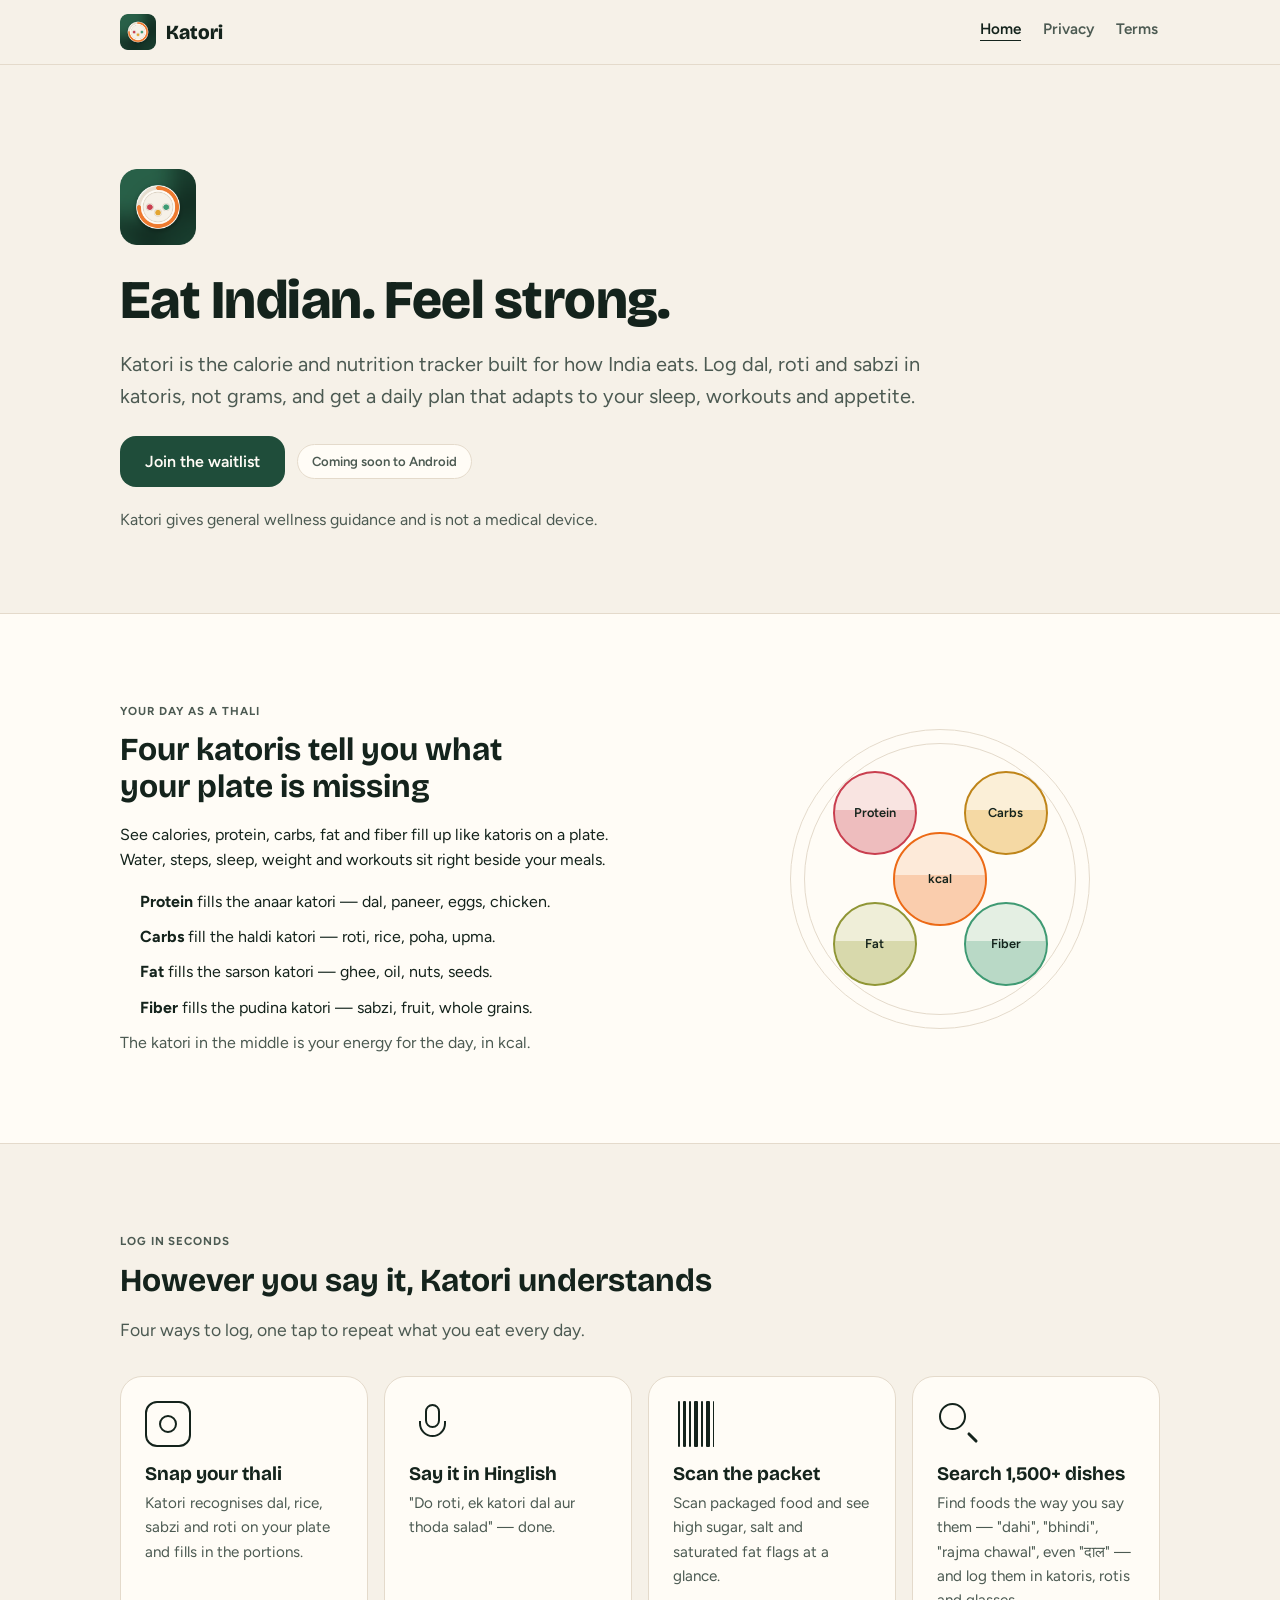
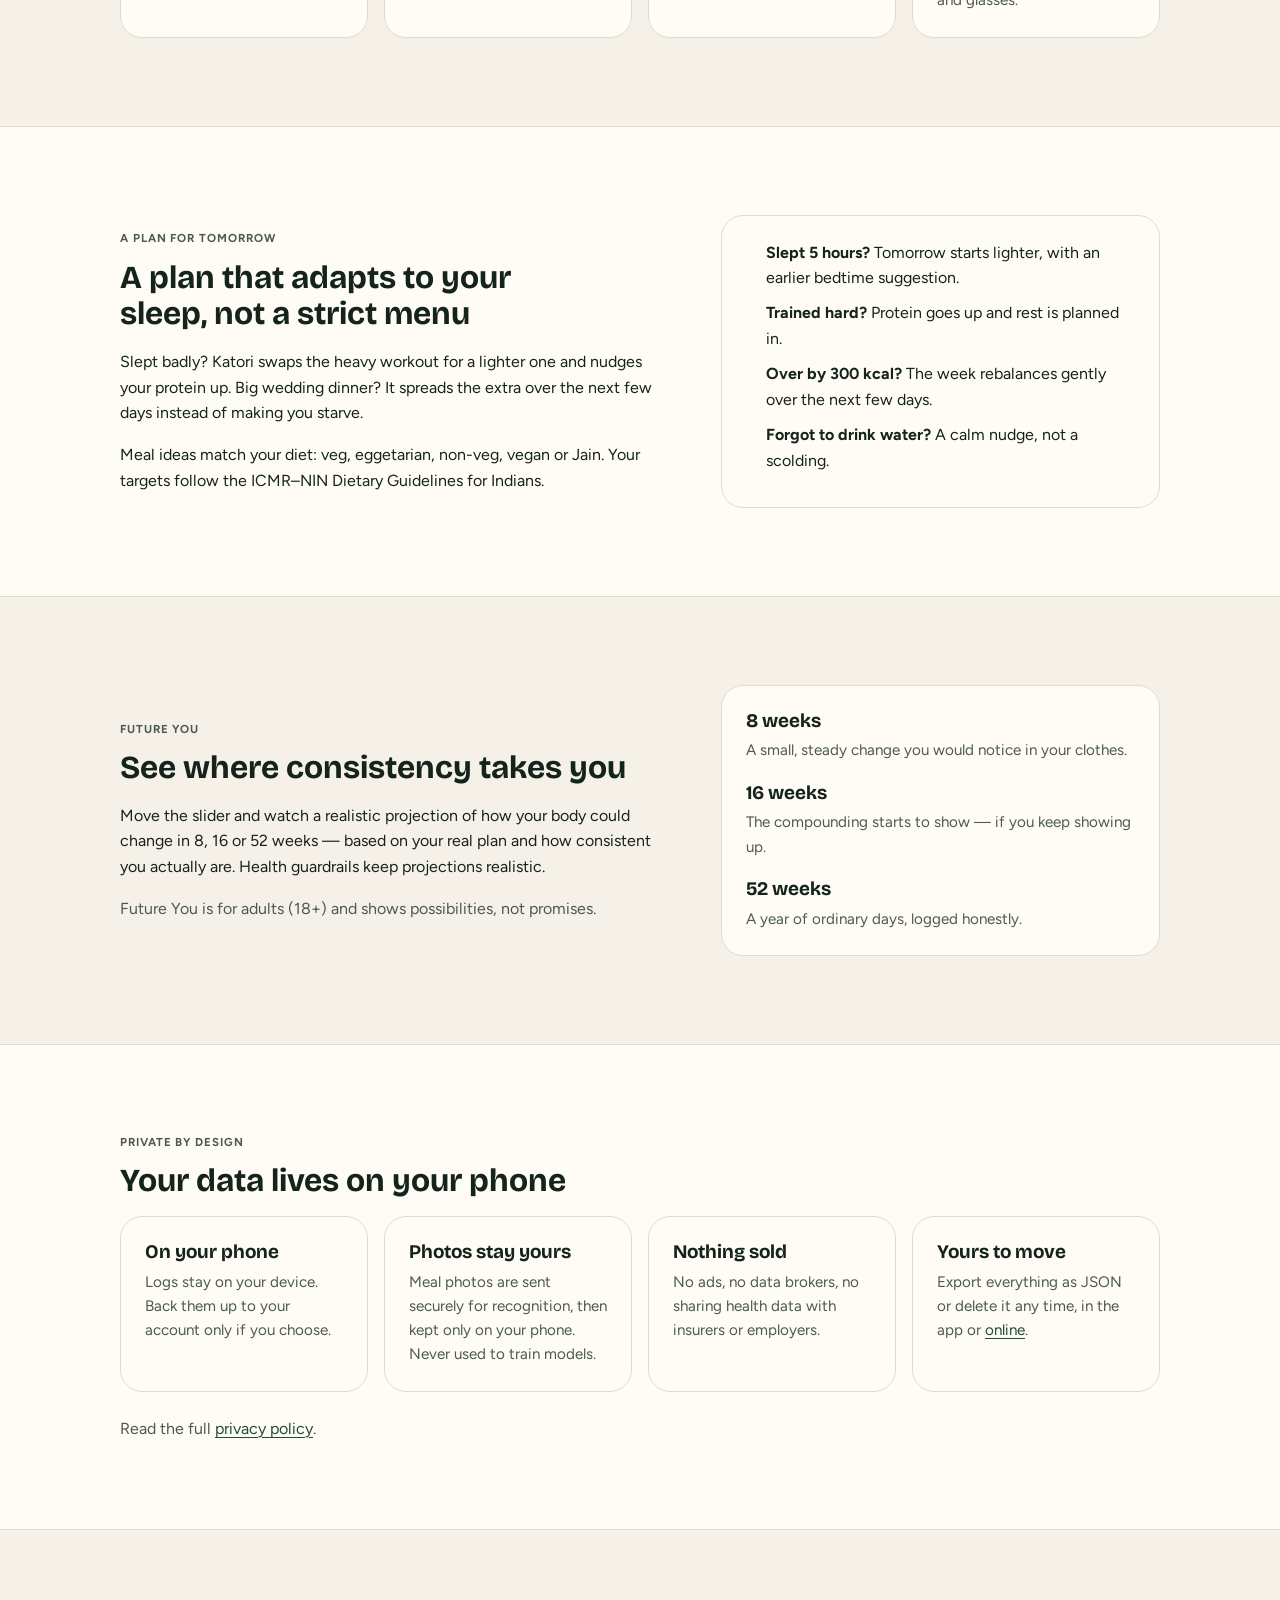
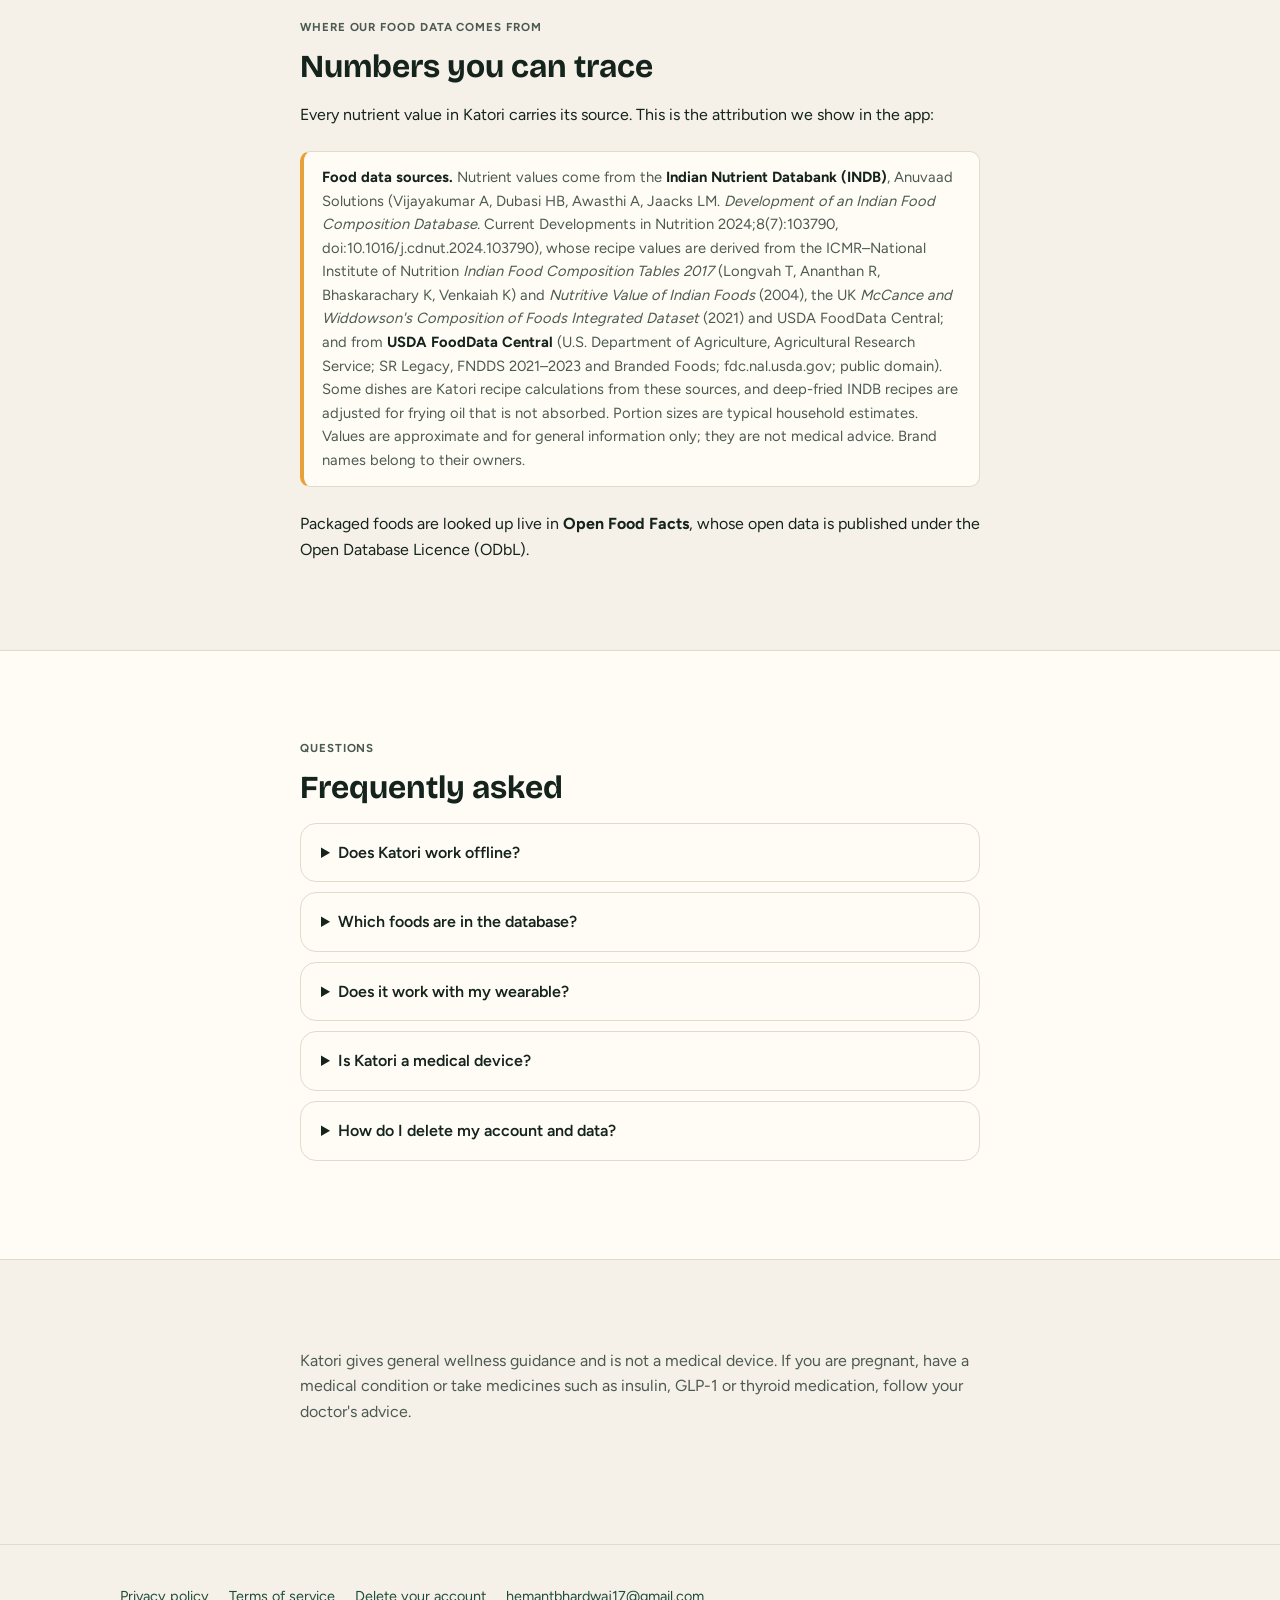
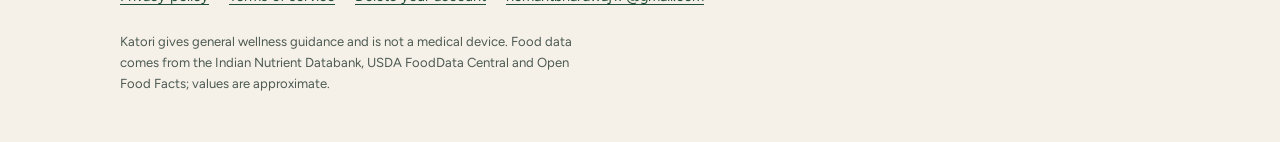
<file: index.html>
<!DOCTYPE html>
<html lang="en-IN">
<head>
  <meta charset="utf-8">
  <meta name="viewport" content="width=device-width, initial-scale=1">
  <title>Katori — Eat Indian. Feel strong.</title>
  <meta name="description" content="Katori is the calorie and nutrition tracker built for how India eats. Log meals by photo, voice or katori and get a daily plan that adapts to you.">
  <link rel="canonical" href="https://hemant17.github.io/katori-site/">
  <link rel="stylesheet" href="styles.css">
  <link rel="icon" type="image/png" sizes="32x32" href="assets/favicon-32.png">
  <link rel="apple-touch-icon" href="assets/apple-touch-icon.png">
  <meta name="theme-color" content="#F6F1E8" media="(prefers-color-scheme: light)">
  <meta name="theme-color" content="#0D1411" media="(prefers-color-scheme: dark)">
  <meta property="og:type" content="website">
  <meta property="og:site_name" content="Katori">
  <meta property="og:locale" content="en_IN">
  <meta property="og:title" content="Katori — Eat Indian. Feel strong.">
  <meta property="og:description" content="Log Indian meals by photo, voice or katori. A daily plan that adapts to you.">
  <meta property="og:url" content="https://hemant17.github.io/katori-site/">
  <meta property="og:image" content="https://hemant17.github.io/katori-site/assets/og-image.png">
  <meta property="og:image:width" content="1024">
  <meta property="og:image:height" content="500">
  <meta property="og:image:alt" content="The Katori app mark, a thali dial with three katoris, beside the name on a deep green background.">
  <meta name="twitter:card" content="summary_large_image">
  <meta name="twitter:title" content="Katori — Eat Indian. Feel strong.">
  <meta name="twitter:description" content="Log Indian meals by photo, voice or katori. A daily plan that adapts to you.">
  <meta name="twitter:image" content="https://hemant17.github.io/katori-site/assets/og-image.png">
</head>
<body>
  <a class="skip" href="#main">Skip to content</a>

  <header class="site-header">
    <div class="container--wide container">
      <a class="brand" href="index.html">
        <img src="assets/mark.png" alt="Katori mark: a stylised katori bowl" width="36" height="36">
        <span>Katori</span>
      </a>
      <nav class="site-nav" aria-label="Site">
        <ul>
          <li><a href="index.html" aria-current="page">Home</a></li>
          <li><a href="privacy.html">Privacy</a></li>
          <li><a href="terms.html">Terms</a></li>
        </ul>
      </nav>
    </div>
  </header>

  <main id="main">

    <section class="hero" aria-labelledby="hero-title">
      <div class="container--wide container hero-inner">
        <img class="mark" src="assets/mark.png" alt="" width="76" height="76">
        <h1 id="hero-title">Eat Indian. Feel strong.</h1>
        <p class="lead">Katori is the calorie and nutrition tracker built for how India eats. Log dal, roti and sabzi in katoris, not grams, and get a daily plan that adapts to your sleep, workouts and appetite.</p>
        <div class="hero-actions">
          <a class="btn btn--primary" href="mailto:hemantbhardwaj17@gmail.com?subject=Add%20me%20to%20the%20Katori%20waitlist">Join the waitlist</a>
          <span class="badge">Coming soon to Android</span>
        </div>
        <p class="mute">Katori gives general wellness guidance and is not a medical device.</p>
      </div>
    </section>

    <section class="section section--band" aria-labelledby="thali-title">
      <div class="container--wide container split">
        <div>
          <p class="overline">Your day as a thali</p>
          <h2 id="thali-title">Four katoris tell you what your plate is missing</h2>
          <p>See calories, protein, carbs, fat and fiber fill up like katoris on a plate. Water, steps, sleep, weight and workouts sit right beside your meals.</p>
          <ul class="legend">
            <li><span class="dot dot--anaar" aria-hidden="true"></span><span><strong>Protein</strong> fills the anaar katori — dal, paneer, eggs, chicken.</span></li>
            <li><span class="dot dot--haldi" aria-hidden="true"></span><span><strong>Carbs</strong> fill the haldi katori — roti, rice, poha, upma.</span></li>
            <li><span class="dot dot--sarson" aria-hidden="true"></span><span><strong>Fat</strong> fills the sarson katori — ghee, oil, nuts, seeds.</span></li>
            <li><span class="dot dot--pudina" aria-hidden="true"></span><span><strong>Fiber</strong> fills the pudina katori — sabzi, fruit, whole grains.</span></li>
          </ul>
          <p class="mute">The katori in the middle is your energy for the day, in kcal.</p>
        </div>
        <figure class="thali-wrap">
          <div class="thali" role="img" aria-label="A thali drawn as four katori bowls around a centre circle. Protein is anaar red, carbs haldi yellow, fat sarson olive, fiber pudina mint, and the centre holds the day's calories in kesar orange.">
            <div class="katori katori--protein"><span>Protein</span></div>
            <div class="katori katori--carbs"><span>Carbs</span></div>
            <div class="katori katori--fat"><span>Fat</span></div>
            <div class="katori katori--fiber"><span>Fiber</span></div>
            <div class="katori katori--energy katori--center"><span>kcal</span></div>
          </div>
        </figure>
      </div>
    </section>

    <section class="section" aria-labelledby="log-title">
      <div class="container--wide container">
        <p class="overline">Log in seconds</p>
        <h2 id="log-title">However you say it, Katori understands</h2>
        <p class="lead grid-intro">Four ways to log, one tap to repeat what you eat every day.</p>
        <div class="grid grid--4">
          <div class="card">
            <div class="glyph glyph--camera" aria-hidden="true"></div>
            <h3>Snap your thali</h3>
            <p>Katori recognises dal, rice, sabzi and roti on your plate and fills in the portions.</p>
          </div>
          <div class="card">
            <div class="glyph glyph--mic" aria-hidden="true"></div>
            <h3>Say it in Hinglish</h3>
            <p>"Do roti, ek katori dal aur thoda salad" — done.</p>
          </div>
          <div class="card">
            <div class="glyph glyph--scan" aria-hidden="true"><span></span><span></span><span></span><span></span><span></span><span></span><span></span></div>
            <h3>Scan the packet</h3>
            <p>Scan packaged food and see high sugar, salt and saturated fat flags at a glance.</p>
          </div>
          <div class="card">
            <div class="glyph glyph--search" aria-hidden="true"></div>
            <h3>Search 1,500+ dishes</h3>
            <p>Find foods the way you say them — "dahi", "bhindi", "rajma chawal", even "दाल" — and log them in katoris, rotis and glasses.</p>
          </div>
        </div>
      </div>
    </section>

    <section class="section section--band" aria-labelledby="plan-title">
      <div class="container--wide container split">
        <div>
          <p class="overline">A plan for tomorrow</p>
          <h2 id="plan-title">A plan that adapts to your sleep, not a strict menu</h2>
          <p>Slept badly? Katori swaps the heavy workout for a lighter one and nudges your protein up. Big wedding dinner? It spreads the extra over the next few days instead of making you starve.</p>
          <p>Meal ideas match your diet: veg, eggetarian, non-veg, vegan or Jain. Your targets follow the ICMR–NIN Dietary Guidelines for Indians.</p>
        </div>
        <ul class="legend plan-list">
          <li><span class="dot dot--jamun" aria-hidden="true"></span><span><strong>Slept 5 hours?</strong> Tomorrow starts lighter, with an earlier bedtime suggestion.</span></li>
          <li><span class="dot dot--teal" aria-hidden="true"></span><span><strong>Trained hard?</strong> Protein goes up and rest is planned in.</span></li>
          <li><span class="dot dot--kesar" aria-hidden="true"></span><span><strong>Over by 300 kcal?</strong> The week rebalances gently over the next few days.</span></li>
          <li><span class="dot dot--neel" aria-hidden="true"></span><span><strong>Forgot to drink water?</strong> A calm nudge, not a scolding.</span></li>
        </ul>
      </div>
    </section>

    <section class="section" aria-labelledby="future-title">
      <div class="container--wide container split">
        <div>
          <p class="overline">Future You</p>
          <h2 id="future-title">See where consistency takes you</h2>
          <p>Move the slider and watch a realistic projection of how your body could change in 8, 16 or 52 weeks — based on your real plan and how consistent you actually are. Health guardrails keep projections realistic.</p>
          <p class="mute">Future You is for adults (18+) and shows possibilities, not promises.</p>
        </div>
        <div class="card future-card">
          <h3>8 weeks</h3>
          <p>A small, steady change you would notice in your clothes.</p>
          <h3>16 weeks</h3>
          <p>The compounding starts to show — if you keep showing up.</p>
          <h3>52 weeks</h3>
          <p>A year of ordinary days, logged honestly.</p>
        </div>
      </div>
    </section>

    <section class="section section--band" aria-labelledby="privacy-title">
      <div class="container--wide container">
        <p class="overline">Private by design</p>
        <h2 id="privacy-title">Your data lives on your phone</h2>
        <div class="grid grid--4">
          <div class="card">
            <h3>On your phone</h3>
            <p>Logs stay on your device. Back them up to your account only if you choose.</p>
          </div>
          <div class="card">
            <h3>Photos stay yours</h3>
            <p>Meal photos are sent securely for recognition, then kept only on your phone. Never used to train models.</p>
          </div>
          <div class="card">
            <h3>Nothing sold</h3>
            <p>No ads, no data brokers, no sharing health data with insurers or employers.</p>
          </div>
          <div class="card">
            <h3>Yours to move</h3>
            <p>Export everything as JSON or delete it any time, in the app or <a href="delete-account.html">online</a>.</p>
          </div>
        </div>
        <p class="mute tailnote">Read the full <a href="privacy.html">privacy policy</a>.</p>
      </div>
    </section>

    <section class="section" aria-labelledby="data-title">
      <div class="container">
        <p class="overline">Where our food data comes from</p>
        <h2 id="data-title">Numbers you can trace</h2>
        <p>Every nutrient value in Katori carries its source. This is the attribution we show in the app:</p>
        <blockquote class="note note--quote">
          <p><strong>Food data sources.</strong> Nutrient values come from the <strong>Indian Nutrient Databank (INDB)</strong>, Anuvaad Solutions (Vijayakumar A, Dubasi HB, Awasthi A, Jaacks LM. <em>Development of an Indian Food Composition Database.</em> Current Developments in Nutrition 2024;8(7):103790, doi:10.1016/j.cdnut.2024.103790), whose recipe values are derived from the ICMR–National Institute of Nutrition <em>Indian Food Composition Tables 2017</em> (Longvah T, Ananthan R, Bhaskarachary K, Venkaiah K) and <em>Nutritive Value of Indian Foods</em> (2004), the UK <em>McCance and Widdowson's Composition of Foods Integrated Dataset</em> (2021) and USDA FoodData Central; and from <strong>USDA FoodData Central</strong> (U.S. Department of Agriculture, Agricultural Research Service; SR Legacy, FNDDS 2021–2023 and Branded Foods; fdc.nal.usda.gov; public domain). Some dishes are Katori recipe calculations from these sources, and deep-fried INDB recipes are adjusted for frying oil that is not absorbed. Portion sizes are typical household estimates. Values are approximate and for general information only; they are not medical advice. Brand names belong to their owners.</p>
        </blockquote>
        <p>Packaged foods are looked up live in <strong>Open Food Facts</strong>, whose open data is published under the Open Database Licence (ODbL).</p>
      </div>
    </section>

    <section class="section section--band faq" aria-labelledby="faq-title">
      <div class="container">
        <p class="overline">Questions</p>
        <h2 id="faq-title">Frequently asked</h2>
        <details>
          <summary>Does Katori work offline?</summary>
          <div class="answer">
            <p>Yes. Your data lives on your phone, so logging, the thali and your plan work without a network. Sign-in, cloud backup and AI features need a connection.</p>
          </div>
        </details>
        <details>
          <summary>Which foods are in the database?</summary>
          <div class="answer">
            <p>More than 1,500 dishes and ingredients, from idli sambar to moth chawal. Values come from the Indian Nutrient Databank and USDA FoodData Central, and you can search in English, Hindi or Hinglish.</p>
          </div>
        </details>
        <details>
          <summary>Does it work with my wearable?</summary>
          <div class="answer">
            <p>On Android, Katori connects through Health Connect, so steps, sleep, heart rate and workouts from Fitbit, Garmin, Oura, Samsung Health and more come in automatically.</p>
          </div>
        </details>
        <details>
          <summary>Is Katori a medical device?</summary>
          <div class="answer">
            <p>No. Katori gives general wellness guidance and is not a medical device. If you are pregnant, have a medical condition or take medicines such as insulin, GLP-1 or thyroid medication, follow your doctor's advice.</p>
          </div>
        </details>
        <details>
          <summary>How do I delete my account and data?</summary>
          <div class="answer">
            <p>In the app: Settings, then Privacy, then Delete my account. You can also request deletion by email — see the <a href="delete-account.html">delete account page</a>.</p>
          </div>
        </details>
      </div>
    </section>

    <section class="section" aria-label="Wellness note">
      <div class="container">
        <p class="mute">Katori gives general wellness guidance and is not a medical device. If you are pregnant, have a medical condition or take medicines such as insulin, GLP-1 or thyroid medication, follow your doctor's advice.</p>
      </div>
    </section>

  </main>

  <footer class="site-footer">
    <div class="container--wide container">
      <nav aria-label="Footer">
        <ul>
          <li><a href="privacy.html">Privacy policy</a></li>
          <li><a href="terms.html">Terms of service</a></li>
          <li><a href="delete-account.html">Delete your account</a></li>
          <li><a href="mailto:hemantbhardwaj17@gmail.com">hemantbhardwaj17@gmail.com</a></li>
        </ul>
      </nav>
      <p class="fineprint">Katori gives general wellness guidance and is not a medical device. Food data comes from the Indian Nutrient Databank, USDA FoodData Central and Open Food Facts; values are approximate.</p>
    </div>
  </footer>

</body>
</html>
</file>
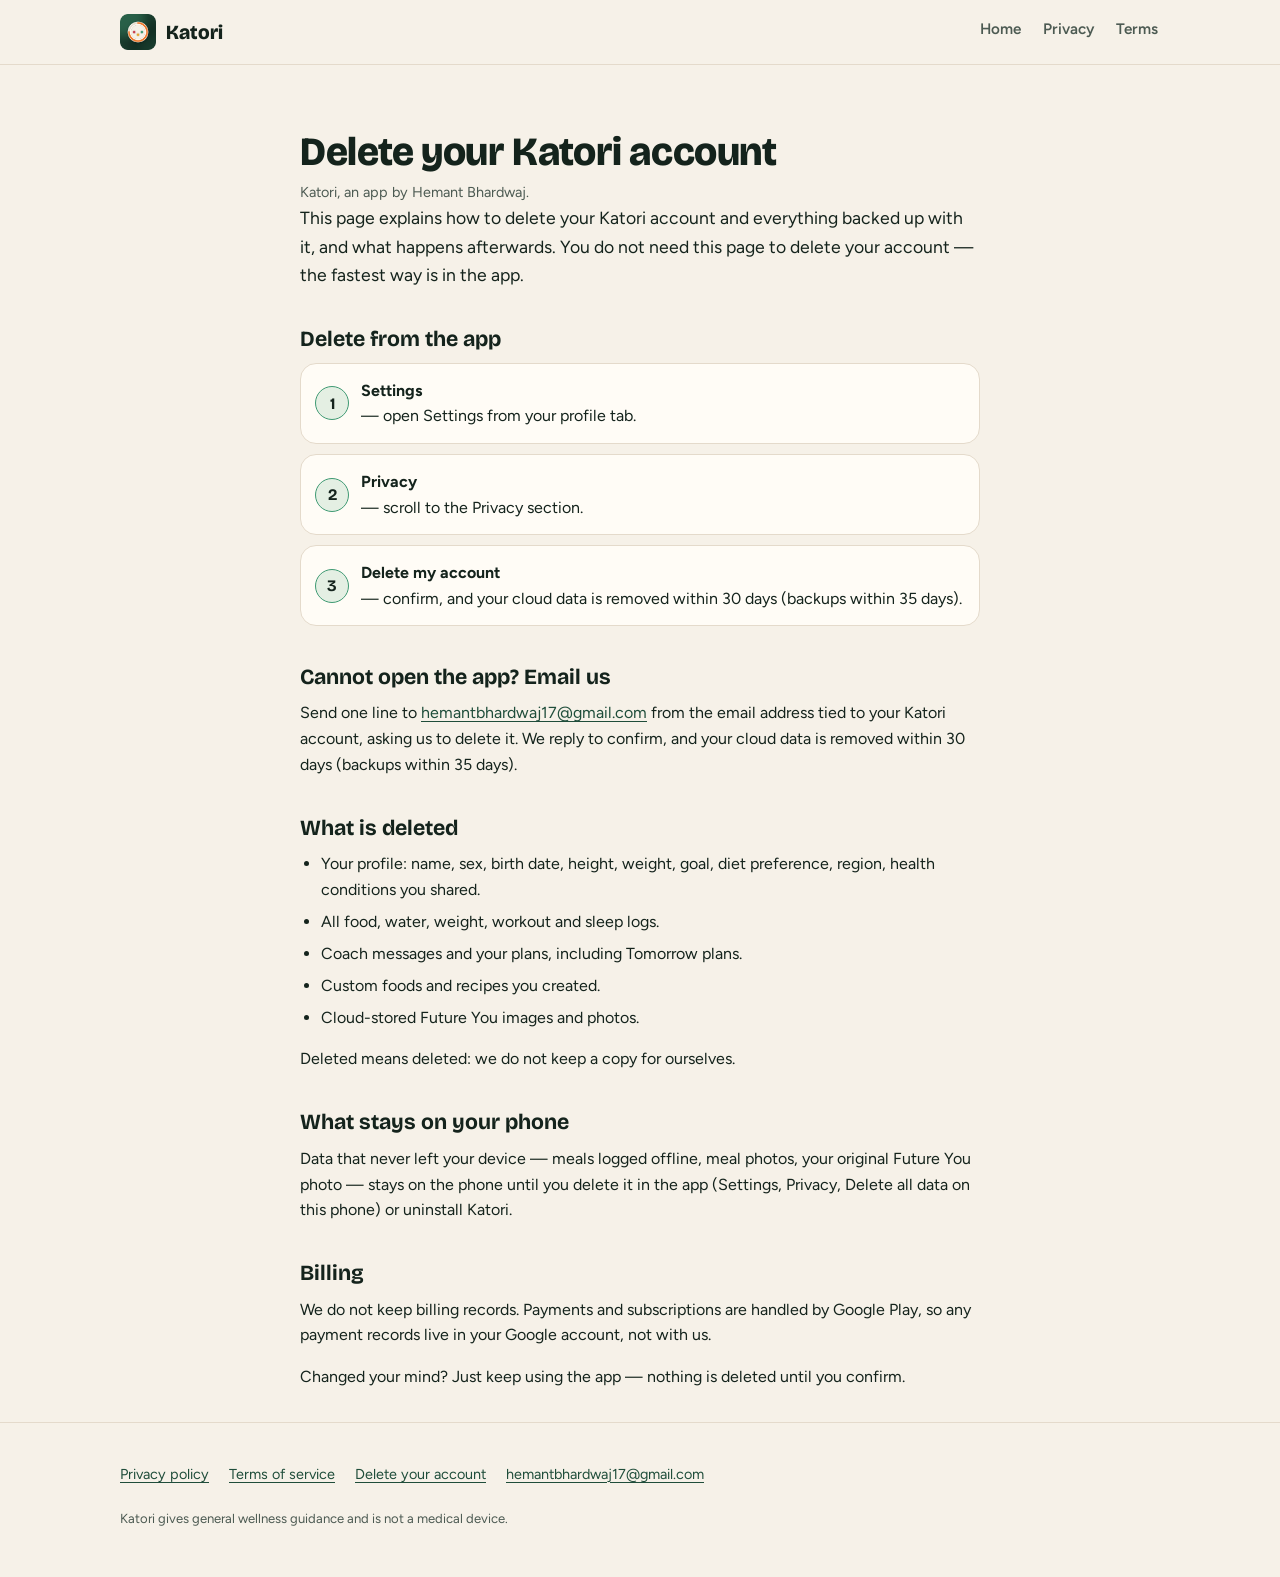
<file: delete-account.html>
<!DOCTYPE html>
<html lang="en-IN">
<head>
  <meta charset="utf-8">
  <meta name="viewport" content="width=device-width, initial-scale=1">
  <title>Delete your Katori account</title>
  <meta name="description" content="How to delete your Katori account and data: in the app, or by email to hemantbhardwaj17@gmail.com. What is deleted and when.">
  <link rel="canonical" href="https://hemant17.github.io/katori-site/delete-account">
  <link rel="stylesheet" href="styles.css">
  <link rel="icon" type="image/png" sizes="32x32" href="assets/favicon-32.png">
  <link rel="apple-touch-icon" href="assets/apple-touch-icon.png">
  <meta name="theme-color" content="#F6F1E8" media="(prefers-color-scheme: light)">
  <meta name="theme-color" content="#0D1411" media="(prefers-color-scheme: dark)">
  <meta property="og:type" content="website">
  <meta property="og:site_name" content="Katori">
  <meta property="og:locale" content="en_IN">
  <meta property="og:title" content="Delete your Katori account">
  <meta property="og:description" content="How to delete your Katori account and data: in the app, or by email to hemantbhardwaj17@gmail.com.">
  <meta property="og:url" content="https://hemant17.github.io/katori-site/delete-account">
  <meta property="og:image" content="https://hemant17.github.io/katori-site/assets/og-image.png">
  <meta property="og:image:width" content="1024">
  <meta property="og:image:height" content="500">
  <meta property="og:image:alt" content="The Katori app mark on a warm paper background.">
  <meta name="twitter:card" content="summary_large_image">
  <meta name="twitter:title" content="Delete your Katori account">
  <meta name="twitter:description" content="How to delete your Katori account and data: in the app, or by email to hemantbhardwaj17@gmail.com.">
  <meta name="twitter:image" content="https://hemant17.github.io/katori-site/assets/og-image.png">
</head>
<body>
  <a class="skip" href="#main">Skip to content</a>

  <header class="site-header">
    <div class="container--wide container">
      <a class="brand" href="index.html">
        <img src="assets/mark.png" alt="Katori mark: a stylised katori bowl" width="36" height="36">
        <span>Katori</span>
      </a>
      <nav class="site-nav" aria-label="Site">
        <ul>
          <li><a href="index.html">Home</a></li>
          <li><a href="privacy.html">Privacy</a></li>
          <li><a href="terms.html">Terms</a></li>
        </ul>
      </nav>
    </div>
  </header>

  <main id="main">
    <div class="container page-head doc">
      <h1>Delete your Katori account</h1>
      <p class="meta">Katori, an app by Hemant Bhardwaj.</p>

      <p class="lead">This page explains how to delete your Katori account and everything backed up with it, and what happens afterwards. You do not need this page to delete your account — the fastest way is in the app.</p>

      <h2>Delete from the app</h2>
      <ol class="steps">
        <li><strong>Settings</strong> — open Settings from your profile tab.</li>
        <li><strong>Privacy</strong> — scroll to the Privacy section.</li>
        <li><strong>Delete my account</strong> — confirm, and your cloud data is removed within 30 days (backups within 35 days).</li>
      </ol>

      <h2 id="by-email">Cannot open the app? Email us</h2>
      <p>Send one line to <a href="mailto:hemantbhardwaj17@gmail.com?subject=Delete%20my%20Katori%20account">hemantbhardwaj17@gmail.com</a> from the email address tied to your Katori account, asking us to delete it. We reply to confirm, and your cloud data is removed within 30 days (backups within 35 days).</p>

      <h2>What is deleted</h2>
      <ul>
        <li>Your profile: name, sex, birth date, height, weight, goal, diet preference, region, health conditions you shared.</li>
        <li>All food, water, weight, workout and sleep logs.</li>
        <li>Coach messages and your plans, including Tomorrow plans.</li>
        <li>Custom foods and recipes you created.</li>
        <li>Cloud-stored Future You images and photos.</li>
      </ul>
      <p>Deleted means deleted: we do not keep a copy for ourselves.</p>

      <h2>What stays on your phone</h2>
      <p>Data that never left your device — meals logged offline, meal photos, your original Future You photo — stays on the phone until you delete it in the app (Settings, Privacy, Delete all data on this phone) or uninstall Katori.</p>

      <h2>Billing</h2>
      <p>We do not keep billing records. Payments and subscriptions are handled by Google Play, so any payment records live in your Google account, not with us.</p>

      <p class="mute">Changed your mind? Just keep using the app — nothing is deleted until you confirm.</p>
    </div>
  </main>

  <footer class="site-footer">
    <div class="container--wide container">
      <nav aria-label="Footer">
        <ul>
          <li><a href="privacy.html">Privacy policy</a></li>
          <li><a href="terms.html">Terms of service</a></li>
          <li><a href="delete-account.html" aria-current="page">Delete your account</a></li>
          <li><a href="mailto:hemantbhardwaj17@gmail.com">hemantbhardwaj17@gmail.com</a></li>
        </ul>
      </nav>
      <p class="fineprint">Katori gives general wellness guidance and is not a medical device.</p>
    </div>
  </footer>

</body>
</html>
</file>
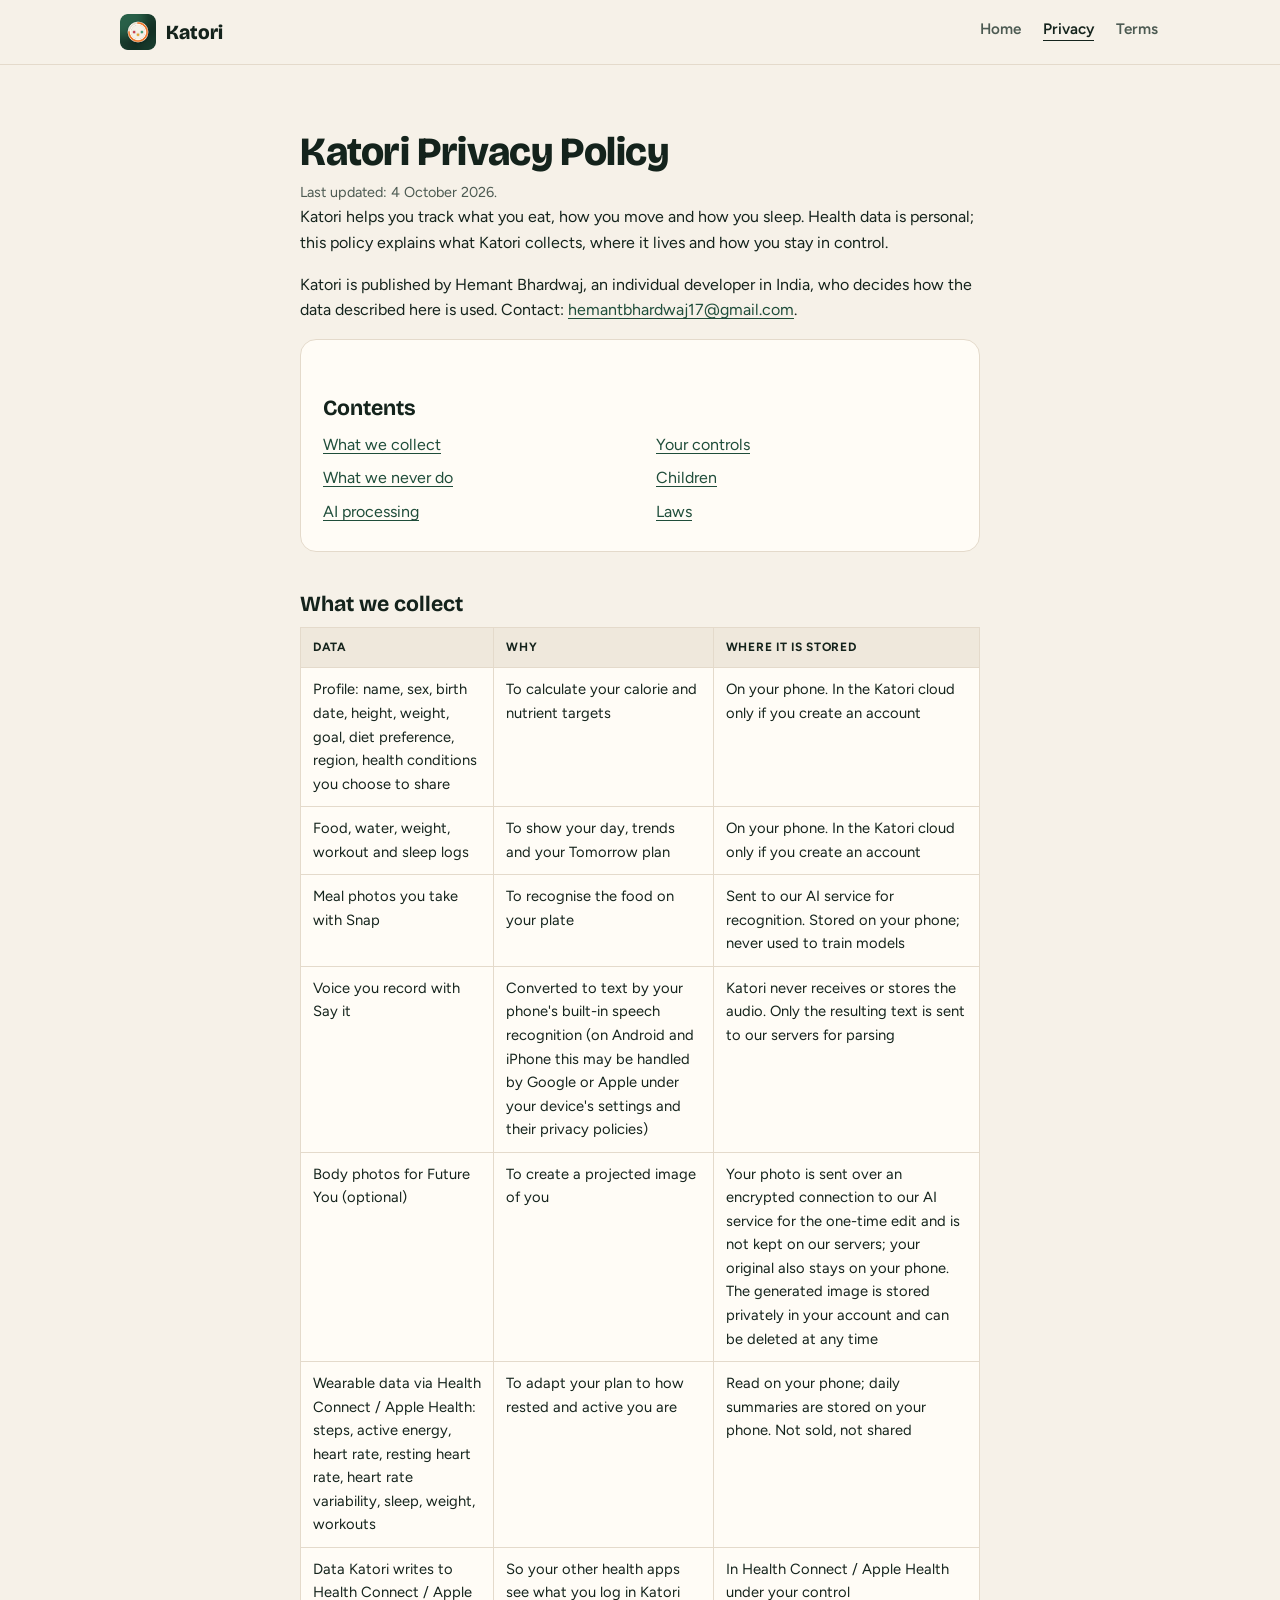
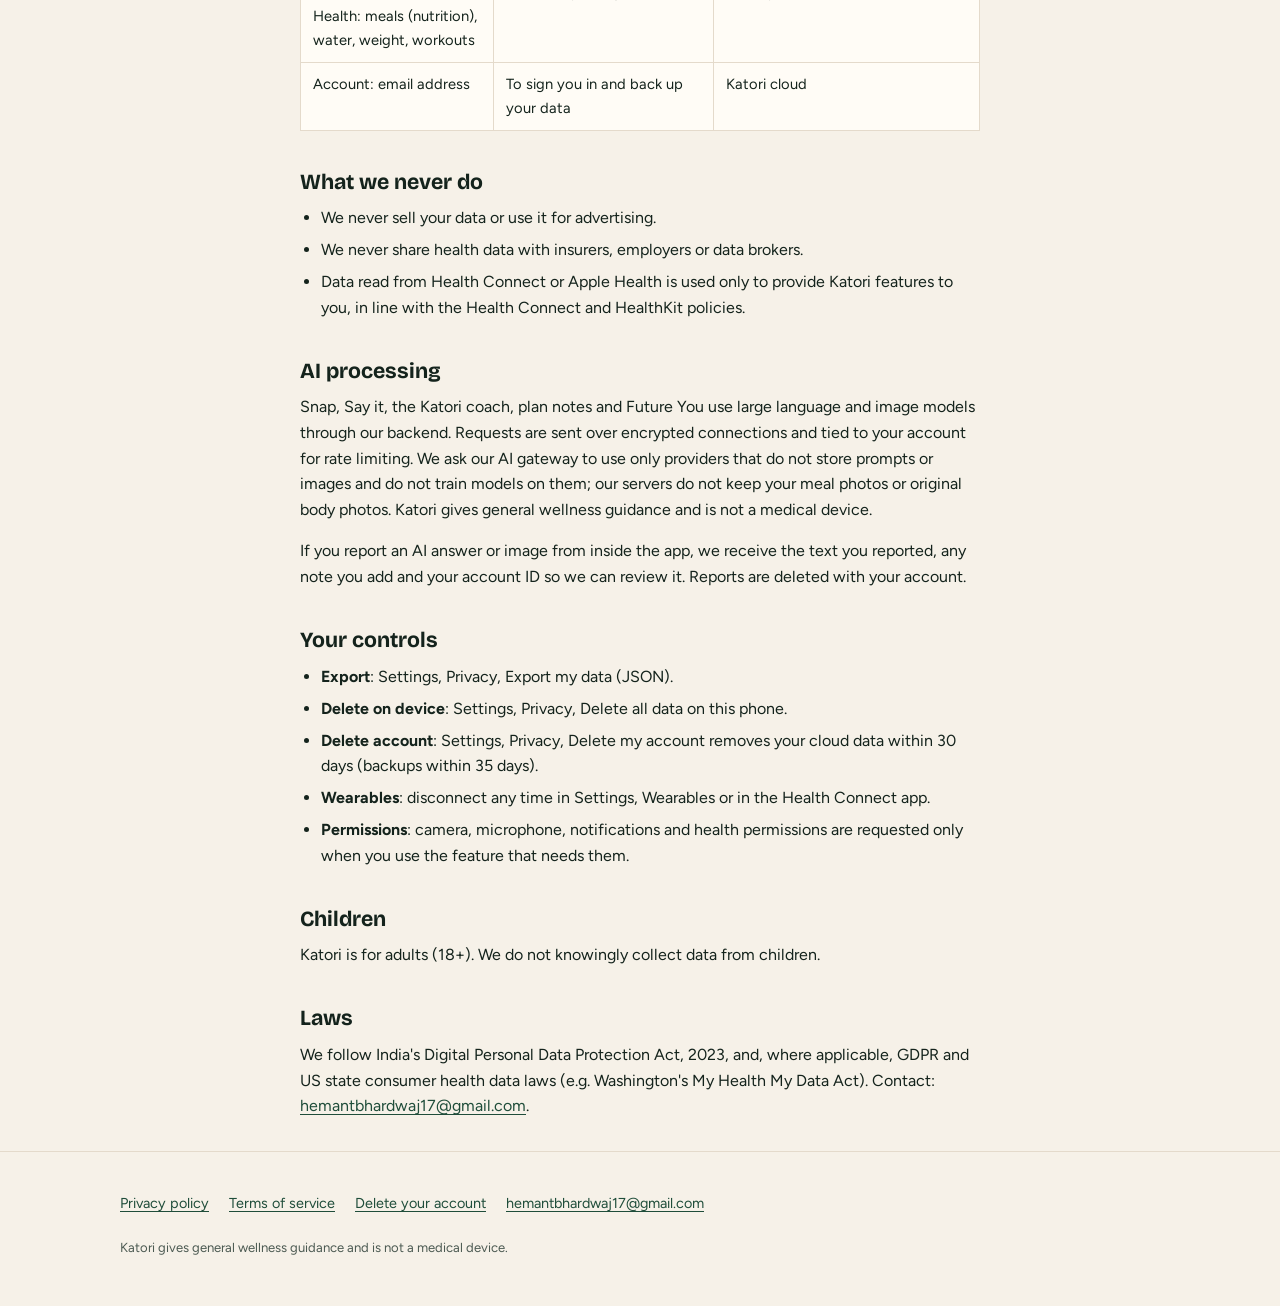
<file: privacy.html>
<!DOCTYPE html>
<html lang="en-IN">
<head>
  <meta charset="utf-8">
  <meta name="viewport" content="width=device-width, initial-scale=1">
  <title>Privacy Policy — Katori</title>
  <meta name="description" content="What the Katori nutrition app collects, where your data lives and how you stay in control.">
  <link rel="canonical" href="https://hemant17.github.io/katori-site/privacy">
  <link rel="stylesheet" href="styles.css">
  <link rel="icon" type="image/png" sizes="32x32" href="assets/favicon-32.png">
  <link rel="apple-touch-icon" href="assets/apple-touch-icon.png">
  <meta name="theme-color" content="#F6F1E8" media="(prefers-color-scheme: light)">
  <meta name="theme-color" content="#0D1411" media="(prefers-color-scheme: dark)">
  <meta property="og:type" content="website">
  <meta property="og:site_name" content="Katori">
  <meta property="og:locale" content="en_IN">
  <meta property="og:title" content="Privacy Policy — Katori">
  <meta property="og:description" content="What Katori collects, where your data lives and how you stay in control.">
  <meta property="og:url" content="https://hemant17.github.io/katori-site/privacy">
  <meta property="og:image" content="https://hemant17.github.io/katori-site/assets/og-image.png">
  <meta property="og:image:width" content="1024">
  <meta property="og:image:height" content="500">
  <meta property="og:image:alt" content="The Katori app mark on a warm paper background.">
  <meta name="twitter:card" content="summary_large_image">
  <meta name="twitter:title" content="Privacy Policy — Katori">
  <meta name="twitter:description" content="What Katori collects, where your data lives and how you stay in control.">
  <meta name="twitter:image" content="https://hemant17.github.io/katori-site/assets/og-image.png">
</head>
<body>
  <a class="skip" href="#main">Skip to content</a>

  <header class="site-header">
    <div class="container--wide container">
      <a class="brand" href="index.html">
        <img src="assets/mark.png" alt="Katori mark: a stylised katori bowl" width="36" height="36">
        <span>Katori</span>
      </a>
      <nav class="site-nav" aria-label="Site">
        <ul>
          <li><a href="index.html">Home</a></li>
          <li><a href="privacy.html" aria-current="page">Privacy</a></li>
          <li><a href="terms.html">Terms</a></li>
        </ul>
      </nav>
    </div>
  </header>

  <main id="main">
    <div class="container page-head doc">
      <h1>Katori Privacy Policy</h1>
      <p class="meta">Last updated: 4 October 2026.</p>

      <p>Katori helps you track what you eat, how you move and how you sleep. Health data is personal; this policy explains what Katori collects, where it lives and how you stay in control.</p>

      <p>Katori is published by Hemant Bhardwaj, an individual developer in India, who decides how the data described here is used. Contact: <a href="mailto:hemantbhardwaj17@gmail.com">hemantbhardwaj17@gmail.com</a>.</p>

      <nav class="toc" aria-label="Contents">
        <h2>Contents</h2>
        <ul>
          <li><a href="#what-we-collect">What we collect</a></li>
          <li><a href="#what-we-never-do">What we never do</a></li>
          <li><a href="#ai-processing">AI processing</a></li>
          <li><a href="#your-controls">Your controls</a></li>
          <li><a href="#children">Children</a></li>
          <li><a href="#laws">Laws</a></li>
        </ul>
      </nav>

      <h2 id="what-we-collect">What we collect</h2>
      <div class="table-scroll">
        <table>
          <thead>
            <tr>
              <th scope="col">Data</th>
              <th scope="col">Why</th>
              <th scope="col">Where it is stored</th>
            </tr>
          </thead>
          <tbody>
            <tr>
              <td>Profile: name, sex, birth date, height, weight, goal, diet preference, region, health conditions you choose to share</td>
              <td>To calculate your calorie and nutrient targets</td>
              <td>On your phone. In the Katori cloud only if you create an account</td>
            </tr>
            <tr>
              <td>Food, water, weight, workout and sleep logs</td>
              <td>To show your day, trends and your Tomorrow plan</td>
              <td>On your phone. In the Katori cloud only if you create an account</td>
            </tr>
            <tr>
              <td>Meal photos you take with Snap</td>
              <td>To recognise the food on your plate</td>
              <td>Sent to our AI service for recognition. Stored on your phone; never used to train models</td>
            </tr>
            <tr>
              <td>Voice you record with Say it</td>
              <td>Converted to text by your phone's built-in speech recognition (on Android and iPhone this may be handled by Google or Apple under your device's settings and their privacy policies)</td>
              <td>Katori never receives or stores the audio. Only the resulting text is sent to our servers for parsing</td>
            </tr>
            <tr>
              <td>Body photos for Future You (optional)</td>
              <td>To create a projected image of you</td>
              <td>Your photo is sent over an encrypted connection to our AI service for the one-time edit and is not kept on our servers; your original also stays on your phone. The generated image is stored privately in your account and can be deleted at any time</td>
            </tr>
            <tr>
              <td>Wearable data via Health Connect / Apple Health: steps, active energy, heart rate, resting heart rate, heart rate variability, sleep, weight, workouts</td>
              <td>To adapt your plan to how rested and active you are</td>
              <td>Read on your phone; daily summaries are stored on your phone. Not sold, not shared</td>
            </tr>
            <tr>
              <td>Data Katori writes to Health Connect / Apple Health: meals (nutrition), water, weight, workouts</td>
              <td>So your other health apps see what you log in Katori</td>
              <td>In Health Connect / Apple Health under your control</td>
            </tr>
            <tr>
              <td>Account: email address</td>
              <td>To sign you in and back up your data</td>
              <td>Katori cloud</td>
            </tr>
          </tbody>
        </table>
      </div>

      <h2 id="what-we-never-do">What we never do</h2>
      <ul>
        <li>We never sell your data or use it for advertising.</li>
        <li>We never share health data with insurers, employers or data brokers.</li>
        <li>Data read from Health Connect or Apple Health is used only to provide Katori features to you, in line with the Health Connect and HealthKit policies.</li>
      </ul>

      <h2 id="ai-processing">AI processing</h2>
      <p>Snap, Say it, the Katori coach, plan notes and Future You use large language and image models through our backend. Requests are sent over encrypted connections and tied to your account for rate limiting. We ask our AI gateway to use only providers that do not store prompts or images and do not train models on them; our servers do not keep your meal photos or original body photos. Katori gives general wellness guidance and is not a medical device.</p>
      <p>If you report an AI answer or image from inside the app, we receive the text you reported, any note you add and your account ID so we can review it. Reports are deleted with your account.</p>

      <h2 id="your-controls">Your controls</h2>
      <ul>
        <li><strong>Export</strong>: Settings, Privacy, Export my data (JSON).</li>
        <li><strong>Delete on device</strong>: Settings, Privacy, Delete all data on this phone.</li>
        <li><strong>Delete account</strong>: Settings, Privacy, Delete my account removes your cloud data within 30 days (backups within 35 days).</li>
        <li><strong>Wearables</strong>: disconnect any time in Settings, Wearables or in the Health Connect app.</li>
        <li><strong>Permissions</strong>: camera, microphone, notifications and health permissions are requested only when you use the feature that needs them.</li>
      </ul>

      <h2 id="children">Children</h2>
      <p>Katori is for adults (18+). We do not knowingly collect data from children.</p>

      <h2 id="laws">Laws</h2>
      <p>We follow India's Digital Personal Data Protection Act, 2023, and, where applicable, GDPR and US state consumer health data laws (e.g. Washington's My Health My Data Act). Contact: <a href="mailto:hemantbhardwaj17@gmail.com">hemantbhardwaj17@gmail.com</a>.</p>
    </div>
  </main>

  <footer class="site-footer">
    <div class="container--wide container">
      <nav aria-label="Footer">
        <ul>
          <li><a href="privacy.html" aria-current="page">Privacy policy</a></li>
          <li><a href="terms.html">Terms of service</a></li>
          <li><a href="delete-account.html">Delete your account</a></li>
          <li><a href="mailto:hemantbhardwaj17@gmail.com">hemantbhardwaj17@gmail.com</a></li>
        </ul>
      </nav>
      <p class="fineprint">Katori gives general wellness guidance and is not a medical device.</p>
    </div>
  </footer>

</body>
</html>
</file>
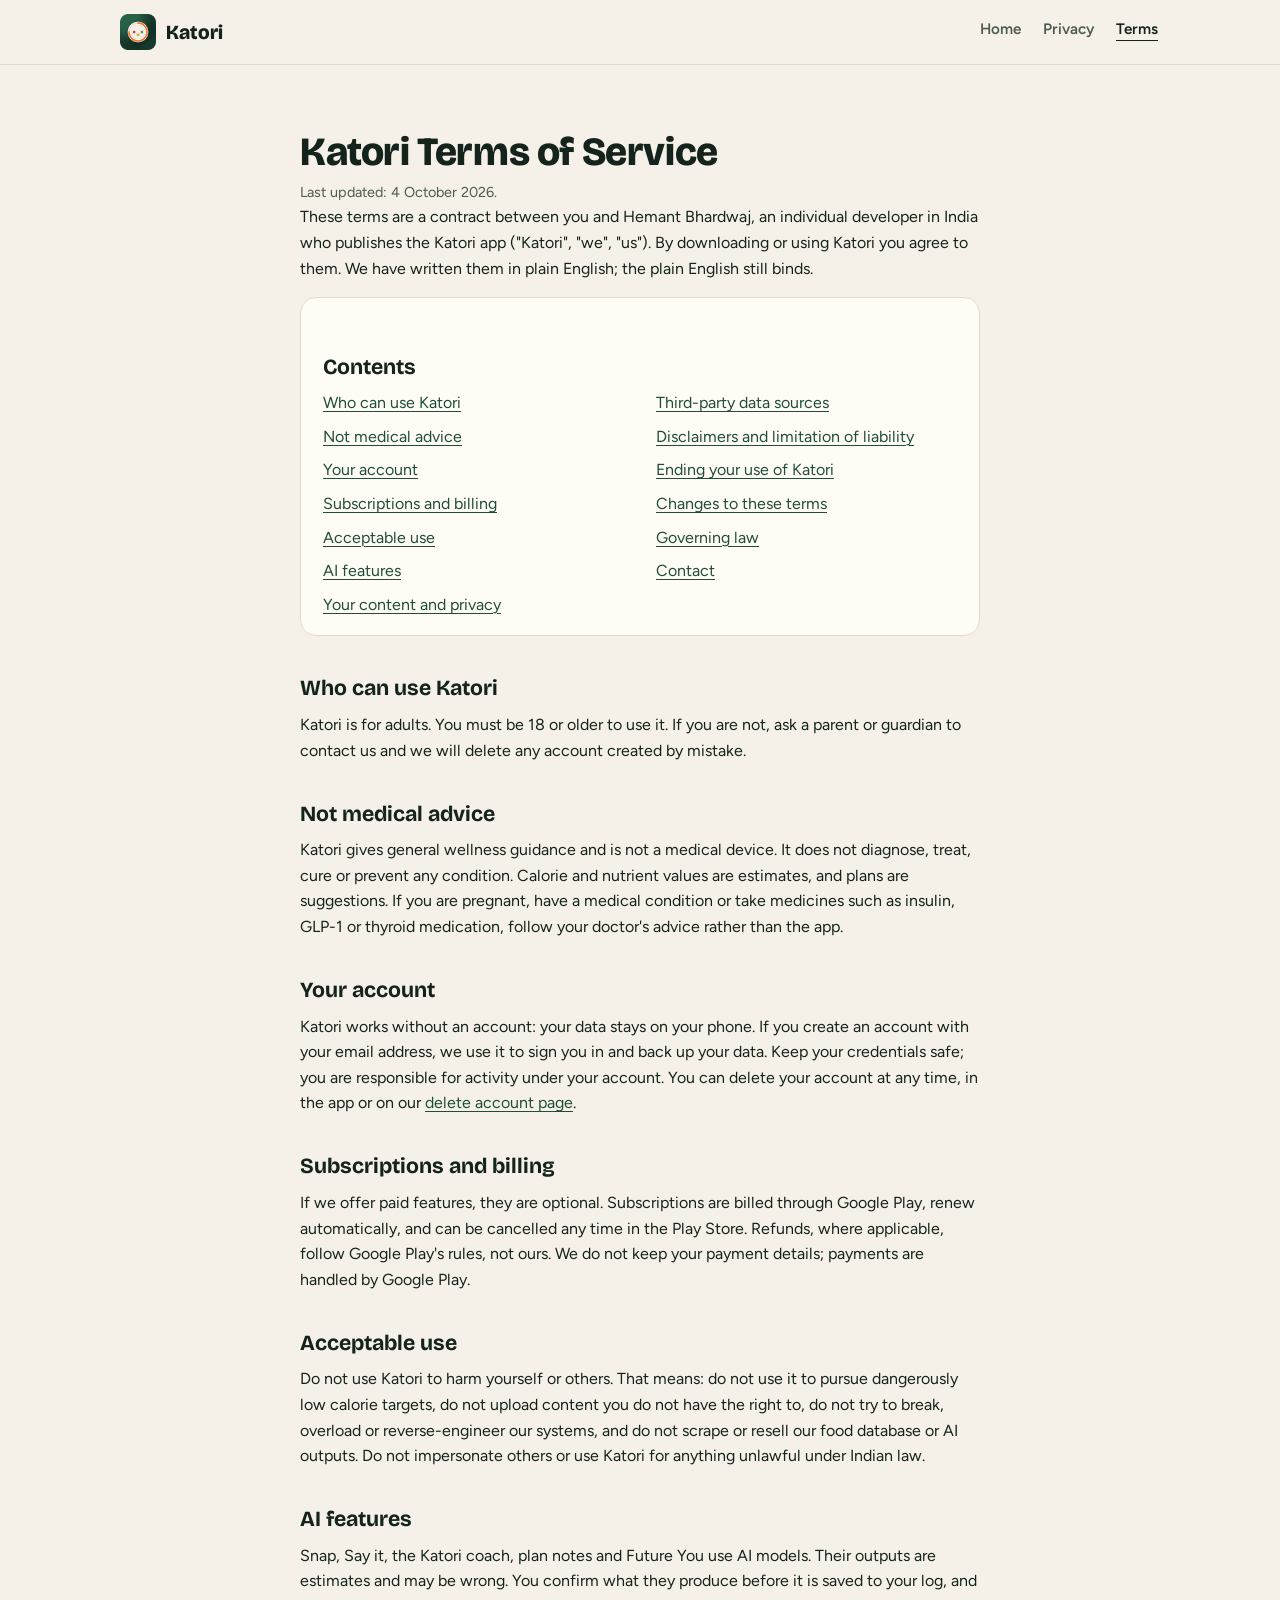
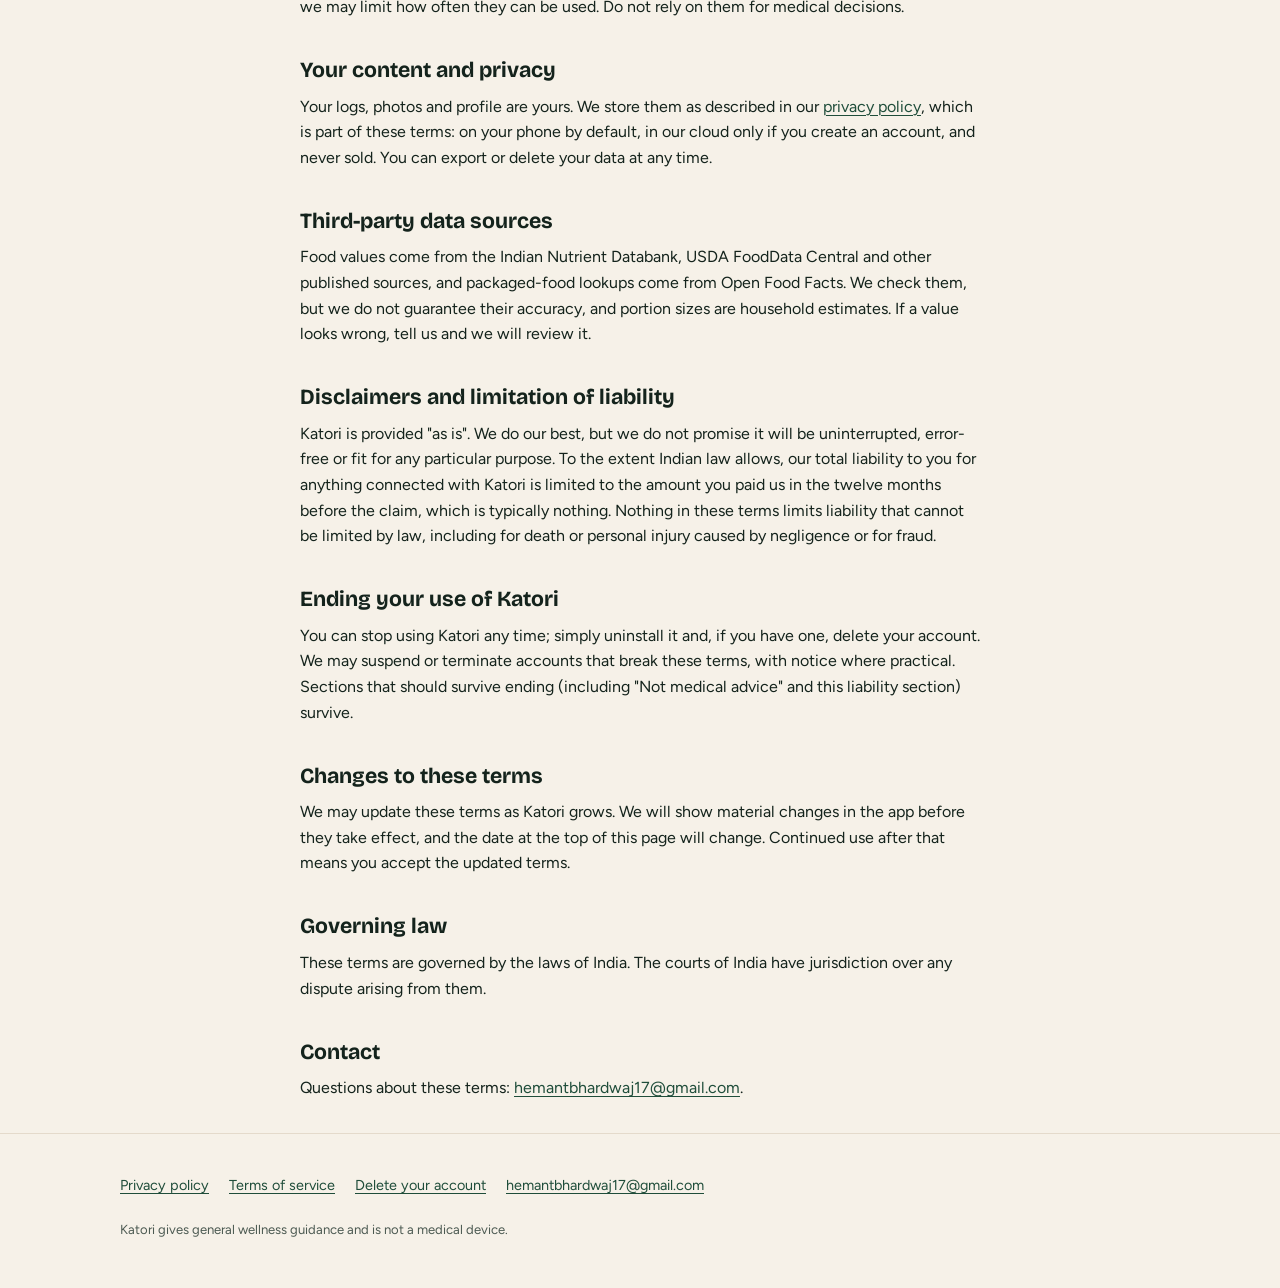
<file: terms.html>
<!DOCTYPE html>
<html lang="en-IN">
<head>
  <meta charset="utf-8">
  <meta name="viewport" content="width=device-width, initial-scale=1">
  <title>Terms of Service — Katori</title>
  <meta name="description" content="The terms of service for the Katori wellness app, in plain English.">
  <link rel="canonical" href="https://hemant17.github.io/katori-site/terms">
  <link rel="stylesheet" href="styles.css">
  <link rel="icon" type="image/png" sizes="32x32" href="assets/favicon-32.png">
  <link rel="apple-touch-icon" href="assets/apple-touch-icon.png">
  <meta name="theme-color" content="#F6F1E8" media="(prefers-color-scheme: light)">
  <meta name="theme-color" content="#0D1411" media="(prefers-color-scheme: dark)">
  <meta property="og:type" content="website">
  <meta property="og:site_name" content="Katori">
  <meta property="og:locale" content="en_IN">
  <meta property="og:title" content="Terms of Service — Katori">
  <meta property="og:description" content="The terms of service for the Katori wellness app, in plain English.">
  <meta property="og:url" content="https://hemant17.github.io/katori-site/terms">
  <meta property="og:image" content="https://hemant17.github.io/katori-site/assets/og-image.png">
  <meta property="og:image:width" content="1024">
  <meta property="og:image:height" content="500">
  <meta property="og:image:alt" content="The Katori app mark on a warm paper background.">
  <meta name="twitter:card" content="summary_large_image">
  <meta name="twitter:title" content="Terms of Service — Katori">
  <meta name="twitter:description" content="The terms of service for the Katori wellness app, in plain English.">
  <meta name="twitter:image" content="https://hemant17.github.io/katori-site/assets/og-image.png">
</head>
<body>
  <a class="skip" href="#main">Skip to content</a>

  <header class="site-header">
    <div class="container--wide container">
      <a class="brand" href="index.html">
        <img src="assets/mark.png" alt="Katori mark: a stylised katori bowl" width="36" height="36">
        <span>Katori</span>
      </a>
      <nav class="site-nav" aria-label="Site">
        <ul>
          <li><a href="index.html">Home</a></li>
          <li><a href="privacy.html">Privacy</a></li>
          <li><a href="terms.html" aria-current="page">Terms</a></li>
        </ul>
      </nav>
    </div>
  </header>

  <main id="main">
    <div class="container page-head doc">

      <h1>Katori Terms of Service</h1>
      <p class="meta">Last updated: 4 October 2026.</p>

      <p>These terms are a contract between you and Hemant Bhardwaj, an individual developer in India who publishes the Katori app ("Katori", "we", "us"). By downloading or using Katori you agree to them. We have written them in plain English; the plain English still binds.</p>

      <nav class="toc" aria-label="Contents">
        <h2>Contents</h2>
        <ul>
          <li><a href="#who-can-use">Who can use Katori</a></li>
          <li><a href="#not-medical-advice">Not medical advice</a></li>
          <li><a href="#your-account">Your account</a></li>
          <li><a href="#subscriptions">Subscriptions and billing</a></li>
          <li><a href="#acceptable-use">Acceptable use</a></li>
          <li><a href="#ai-features">AI features</a></li>
          <li><a href="#your-content">Your content and privacy</a></li>
          <li><a href="#third-party-data">Third-party data sources</a></li>
          <li><a href="#disclaimers">Disclaimers and limitation of liability</a></li>
          <li><a href="#ending-use">Ending your use of Katori</a></li>
          <li><a href="#changes">Changes to these terms</a></li>
          <li><a href="#law">Governing law</a></li>
          <li><a href="#contact">Contact</a></li>
        </ul>
      </nav>

      <h2 id="who-can-use">Who can use Katori</h2>
      <p>Katori is for adults. You must be 18 or older to use it. If you are not, ask a parent or guardian to contact us and we will delete any account created by mistake.</p>

      <h2 id="not-medical-advice">Not medical advice</h2>
      <p>Katori gives general wellness guidance and is not a medical device. It does not diagnose, treat, cure or prevent any condition. Calorie and nutrient values are estimates, and plans are suggestions. If you are pregnant, have a medical condition or take medicines such as insulin, GLP-1 or thyroid medication, follow your doctor's advice rather than the app.</p>

      <h2 id="your-account">Your account</h2>
      <p>Katori works without an account: your data stays on your phone. If you create an account with your email address, we use it to sign you in and back up your data. Keep your credentials safe; you are responsible for activity under your account. You can delete your account at any time, in the app or on our <a href="delete-account.html">delete account page</a>.</p>

      <h2 id="subscriptions">Subscriptions and billing</h2>
      <p>If we offer paid features, they are optional. Subscriptions are billed through Google Play, renew automatically, and can be cancelled any time in the Play Store. Refunds, where applicable, follow Google Play's rules, not ours. We do not keep your payment details; payments are handled by Google Play.</p>

      <h2 id="acceptable-use">Acceptable use</h2>
      <p>Do not use Katori to harm yourself or others. That means: do not use it to pursue dangerously low calorie targets, do not upload content you do not have the right to, do not try to break, overload or reverse-engineer our systems, and do not scrape or resell our food database or AI outputs. Do not impersonate others or use Katori for anything unlawful under Indian law.</p>

      <h2 id="ai-features">AI features</h2>
      <p>Snap, Say it, the Katori coach, plan notes and Future You use AI models. Their outputs are estimates and may be wrong. You confirm what they produce before it is saved to your log, and we may limit how often they can be used. Do not rely on them for medical decisions.</p>

      <h2 id="your-content">Your content and privacy</h2>
      <p>Your logs, photos and profile are yours. We store them as described in our <a href="privacy.html">privacy policy</a>, which is part of these terms: on your phone by default, in our cloud only if you create an account, and never sold. You can export or delete your data at any time.</p>

      <h2 id="third-party-data">Third-party data sources</h2>
      <p>Food values come from the Indian Nutrient Databank, USDA FoodData Central and other published sources, and packaged-food lookups come from Open Food Facts. We check them, but we do not guarantee their accuracy, and portion sizes are household estimates. If a value looks wrong, tell us and we will review it.</p>

      <h2 id="disclaimers">Disclaimers and limitation of liability</h2>
      <p>Katori is provided "as is". We do our best, but we do not promise it will be uninterrupted, error-free or fit for any particular purpose. To the extent Indian law allows, our total liability to you for anything connected with Katori is limited to the amount you paid us in the twelve months before the claim, which is typically nothing. Nothing in these terms limits liability that cannot be limited by law, including for death or personal injury caused by negligence or for fraud.</p>

      <h2 id="ending-use">Ending your use of Katori</h2>
      <p>You can stop using Katori any time; simply uninstall it and, if you have one, delete your account. We may suspend or terminate accounts that break these terms, with notice where practical. Sections that should survive ending (including "Not medical advice" and this liability section) survive.</p>

      <h2 id="changes">Changes to these terms</h2>
      <p>We may update these terms as Katori grows. We will show material changes in the app before they take effect, and the date at the top of this page will change. Continued use after that means you accept the updated terms.</p>

      <h2 id="law">Governing law</h2>
      <p>These terms are governed by the laws of India. The courts of India have jurisdiction over any dispute arising from them.</p>

      <h2 id="contact">Contact</h2>
      <p>Questions about these terms: <a href="mailto:hemantbhardwaj17@gmail.com">hemantbhardwaj17@gmail.com</a>.</p>
    </div>
  </main>

  <footer class="site-footer">
    <div class="container--wide container">
      <nav aria-label="Footer">
        <ul>
          <li><a href="privacy.html">Privacy policy</a></li>
          <li><a href="terms.html" aria-current="page">Terms of service</a></li>
          <li><a href="delete-account.html">Delete your account</a></li>
          <li><a href="mailto:hemantbhardwaj17@gmail.com">hemantbhardwaj17@gmail.com</a></li>
        </ul>
      </nav>
      <p class="fineprint">Katori gives general wellness guidance and is not a medical device.</p>
    </div>
  </footer>

</body>
</html>
</file>
<file: styles.css>
/* Fonts */

@font-face { font-family: "Figtree"; src: url("assets/fonts/Figtree-Regular.ttf") format("truetype"); font-weight: 400; font-style: normal; font-display: swap; }
@font-face { font-family: "Figtree"; src: url("assets/fonts/Figtree-SemiBold.ttf") format("truetype"); font-weight: 600; font-style: normal; font-display: swap; }
@font-face { font-family: "Figtree"; src: url("assets/fonts/Figtree-Bold.ttf") format("truetype"); font-weight: 700; font-style: normal; font-display: swap; }
@font-face { font-family: "Bricolage Grotesque"; src: url("assets/fonts/Bricolage-Bold.ttf") format("truetype"); font-weight: 700; font-style: normal; font-display: swap; }
@font-face { font-family: "Bricolage Grotesque"; src: url("assets/fonts/Bricolage-ExtraBold.ttf") format("truetype"); font-weight: 800; font-style: normal; font-display: swap; }

/* Tokens — Din (light) */

:root {
  color-scheme: light;

  --canvas: #f6f1e8;
  --surface: #fffcf6;
  --surface-sunken: #efe8dc;
  --line: #e4dacb;
  --ink: #14231c;
  --ink-soft: #4c5a52;
  --ink-mute: #66726a;
  --primary: #1f4d3a;
  --on-primary: #fffcf6;
  --accent: #e8a13a;
  --danger: #c8402f;
  --focus: #1f4d3a;

  --kesar: #EC6A16;
  --anaar: #c93f4f;
  --haldi: #BF851A;
  --sarson: #909636;
  --pudina: #3f9a73;
  --neel: #3b86b8;
  --jamun: #6f56a8;
  --teal: #2a9d9a;

  --tint-kesar: rgba(238, 122, 47, 0.14);
  --tint-anaar: rgba(201, 63, 79, 0.12);
  --tint-haldi: rgba(227, 165, 49, 0.16);
  --tint-sarson: rgba(154, 160, 58, 0.16);
  --tint-pudina: rgba(63, 154, 115, 0.14);
  --fill-kesar: rgba(238, 122, 47, 0.26);
  --fill-anaar: rgba(201, 63, 79, 0.24);
  --fill-haldi: rgba(227, 165, 49, 0.30);
  --fill-sarson: rgba(154, 160, 58, 0.28);
  --fill-pudina: rgba(63, 154, 115, 0.26);

  --font-body: "Figtree", "Noto Sans Devanagari", system-ui, -apple-system, "Segoe UI", sans-serif;
  --font-display: "Bricolage Grotesque", "Figtree", "Noto Sans Devanagari", system-ui, sans-serif;

  --radius-sm: 10px;
  --radius-md: 16px;
  --radius-lg: 22px;
  --gutter: 20px;
}

/* Tokens — Raat (dark) */

@media (prefers-color-scheme: dark) {
  :root {
    color-scheme: dark;

    --canvas: #0d1411;
    --surface: #151f1a;
    --surface-sunken: #0f1814;
    --line: #26342c;
    --ink: #f1ece2;
    --ink-soft: #b4bdb6;
    --ink-mute: #85908a;
    --primary: #86cfa3;
    --on-primary: #0d1411;
    --accent: #f0b34e;
    --danger: #f07a66;
    --focus: #f0b34e;

    --tint-kesar: rgba(238, 122, 47, 0.20);
    --tint-anaar: rgba(201, 63, 79, 0.20);
    --tint-haldi: rgba(227, 165, 49, 0.22);
    --tint-sarson: rgba(154, 160, 58, 0.22);
    --tint-pudina: rgba(63, 154, 115, 0.20);
    --fill-kesar: rgba(238, 122, 47, 0.34);
    --fill-anaar: rgba(201, 63, 79, 0.32);
    --fill-haldi: rgba(227, 165, 49, 0.36);
    --fill-sarson: rgba(154, 160, 58, 0.34);
    --fill-pudina: rgba(63, 154, 115, 0.32);
  }
}

/* Base */

*, *::before, *::after { box-sizing: border-box; }

html { -webkit-text-size-adjust: 100%; }

body {
  margin: 0;
  background: var(--canvas);
  color: var(--ink);
  font-family: var(--font-body);
  font-size: 16px;
  line-height: 1.6;
}

img { max-width: 100%; height: auto; display: block; }
figure { margin: 0; }

h1, h2, h3 {
  font-family: var(--font-display);
  line-height: 1.15;
  margin: 0 0 0.5em;
  text-wrap: balance;
}

h1 { font-size: clamp(1.9rem, 4.5vw, 2.5rem); font-weight: 800; letter-spacing: -0.01em; }
h2 { font-size: clamp(1.5rem, 3.5vw, 2rem); font-weight: 700; }
h3 { font-size: 1.2rem; font-weight: 700; }

p, ul, ol { margin: 0 0 1rem; }
p:last-child, ul:last-child, ol:last-child { margin-bottom: 0; }
ul, ol { padding-inline-start: 1.3rem; }
li { margin-bottom: 0.4rem; }

a { color: var(--primary); text-decoration-thickness: 1px; text-underline-offset: 3px; }
a:hover { text-decoration-thickness: 2px; }

:focus-visible { outline: 3px solid var(--focus); outline-offset: 3px; border-radius: 2px; }
::selection { background: var(--tint-haldi); }

/* Layout */

.skip {
  position: absolute;
  left: -9999px;
  top: 0;
  background: var(--surface);
  color: var(--ink);
  padding: 12px 20px;
  border: 1px solid var(--line);
  border-radius: 0 0 var(--radius-sm) 0;
  z-index: 10;
}

.skip:focus { left: 0; }

.container { max-width: 720px; margin-inline: auto; padding-inline: var(--gutter); }
.container--wide { max-width: 1080px; }
.section { padding-block: clamp(3.2rem, 9vw, 5.5rem); }
.section--band { background: var(--surface); border-block: 1px solid var(--line); }

.split { display: grid; gap: clamp(2rem, 6vw, 4rem); align-items: center; }

@media (min-width: 880px) {
  .split { grid-template-columns: 1.1fr 0.9fr; }
}

/* Header */

.site-header { border-bottom: 1px solid var(--line); }

.site-header .container--wide {
  display: flex;
  align-items: center;
  justify-content: space-between;
  gap: var(--gutter);
  flex-wrap: wrap;
  padding-block: 14px;
}

.brand {
  display: inline-flex;
  align-items: center;
  gap: 10px;
  font-family: var(--font-display);
  font-weight: 800;
  font-size: 1.25rem;
  color: var(--ink);
  text-decoration: none;
}

.brand img { width: 36px; height: 36px; }

.site-nav ul { list-style: none; margin: 0; padding: 0; display: flex; flex-wrap: wrap; gap: 4px 18px; }
.site-nav a { color: var(--ink-soft); text-decoration: none; font-weight: 600; font-size: 0.95rem; padding: 6px 2px; }
.site-nav a:hover, .site-nav a[aria-current="page"] { color: var(--ink); text-decoration: underline; text-underline-offset: 6px; }

/* Footer */

.site-footer {
  border-top: 1px solid var(--line);
  padding-block: 2.5rem 3rem;
  margin-top: 2rem;
  font-size: 0.9rem;
  color: var(--ink-soft);
}

.site-footer nav ul { list-style: none; margin: 0 0 1rem; padding: 0; display: flex; flex-wrap: wrap; gap: 6px 20px; }
.site-footer .fineprint { font-size: 0.82rem; color: var(--ink-soft); max-width: 60ch; }

/* Type helpers */

.overline {
  font-size: 0.72rem;
  font-weight: 700;
  text-transform: uppercase;
  letter-spacing: 0.08em;
  color: var(--ink-soft);
  margin: 0 0 0.75rem;
}

.lead { font-size: 1.1rem; color: var(--ink-soft); max-width: 62ch; }
.mute { color: var(--ink-soft); }
.grid-intro { margin-bottom: 2rem; }
.tailnote { margin-top: 1.5rem; }

code {
  font-family: ui-monospace, "SF Mono", Menlo, Consolas, monospace;
  font-size: 0.9em;
  background: var(--surface-sunken);
  border: 1px solid var(--line);
  border-radius: 6px;
  padding: 0.1em 0.4em;
}

/* Buttons */

.btn {
  display: inline-flex;
  align-items: center;
  justify-content: center;
  min-height: 48px;
  padding: 12px 24px;
  border-radius: var(--radius-md);
  font-family: var(--font-body);
  font-size: 1rem;
  font-weight: 600;
  text-decoration: none;
  border: 1px solid transparent;
}

.btn--primary { background: var(--primary); color: var(--on-primary); }
.btn--primary:hover { text-decoration: none; filter: brightness(1.08); }
.btn--ghost { background: transparent; color: var(--ink); border-color: var(--line); }
.btn--ghost:hover { background: var(--surface); }

/* Cards and grids */

.grid { display: grid; gap: 16px; }

@media (min-width: 640px) {
  .grid--4 { grid-template-columns: repeat(2, 1fr); }
}

@media (min-width: 900px) {
  .grid--4 { grid-template-columns: repeat(4, 1fr); }
}

.card { background: var(--surface); border: 1px solid var(--line); border-radius: var(--radius-lg); padding: 24px; }
.card h3 { margin-bottom: 0.4rem; }
.card p { font-size: 0.95rem; color: var(--ink-soft); margin: 0; }

.future-card h3:not(:first-child) { margin-top: 1.2rem; }

/* Badges and notes */

.badge {
  display: inline-flex;
  align-items: center;
  gap: 8px;
  border: 1px solid var(--line);
  border-radius: 999px;
  padding: 6px 14px;
  font-size: 0.82rem;
  font-weight: 600;
  color: var(--ink-soft);
  background: var(--surface);
}

.note {
  background: var(--surface);
  border: 1px solid var(--line);
  border-left: 4px solid var(--accent);
  border-radius: var(--radius-sm);
  padding: 14px 18px;
  margin: 0 0 2rem;
  font-size: 0.92rem;
  color: var(--ink-soft);
}

.note strong { color: var(--ink); }
.note--quote { margin: 1.5rem 0; }

/* Hero */

.hero { padding-block: clamp(3.5rem, 10vw, 6.5rem) clamp(3rem, 8vw, 5rem); }
.hero .mark { width: 76px; height: 76px; margin-bottom: 24px; }
.hero h1 { font-size: clamp(2.3rem, 7vw, 3.4rem); margin-bottom: 1rem; }
.hero .lead { font-size: clamp(1.05rem, 2.5vw, 1.25rem); margin-bottom: 1.5rem; }

.hero-actions { display: flex; flex-wrap: wrap; gap: 12px; align-items: center; margin-bottom: 1.25rem; }

/* Thali */

.thali-wrap { display: flex; justify-content: center; }

.thali {
  --thali-size: 300px;
  --katori: 84px;
  position: relative;
  width: var(--thali-size);
  height: var(--thali-size);
  border-radius: 50%;
  background: var(--surface);
  border: 1px solid var(--line);
}

.thali::before { content: ""; position: absolute; inset: 13px; border-radius: 50%; border: 1px solid var(--line); }

@media (max-width: 380px) {
  .thali { --thali-size: 256px; --katori: 72px; }
}

.katori {
  position: absolute;
  width: var(--katori);
  height: var(--katori);
  left: var(--x);
  top: var(--y);
  transform: translate(-50%, -50%);
  border-radius: 50%;
  border: 2px solid var(--hue);
  background: var(--tint);
  overflow: hidden;
  display: grid;
  place-items: center;
}

.katori::before { content: ""; position: absolute; inset-inline: 0; bottom: 0; height: 54%; background: var(--fill); }
.katori span { position: relative; font-size: 0.8rem; font-weight: 600; color: var(--ink); text-align: center; line-height: 1.2; padding-inline: 6px; }
.katori--center { width: calc(var(--katori) + 10px); height: calc(var(--katori) + 10px); }

.katori--protein { --hue: var(--anaar); --tint: var(--tint-anaar); --fill: var(--fill-anaar); --x: 28%; --y: 28%; }
.katori--carbs { --hue: var(--haldi); --tint: var(--tint-haldi); --fill: var(--fill-haldi); --x: 72%; --y: 28%; }
.katori--fat { --hue: var(--sarson); --tint: var(--tint-sarson); --fill: var(--fill-sarson); --x: 28%; --y: 72%; }
.katori--fiber { --hue: var(--pudina); --tint: var(--tint-pudina); --fill: var(--fill-pudina); --x: 72%; --y: 72%; }
.katori--energy { --hue: var(--kesar); --tint: var(--tint-kesar); --fill: var(--fill-kesar); --x: 50%; --y: 50%; }

/* Legend */

.legend { list-style: none; margin: 0; padding: 0; }
.legend li { display: flex; align-items: baseline; gap: 10px; margin-bottom: 0.6rem; }
.legend .dot { flex: none; width: 10px; height: 10px; border-radius: 50%; background: var(--hue); align-self: center; }

.plan-list { background: var(--surface); border: 1px solid var(--line); border-radius: var(--radius-lg); padding: 24px; }

.dot--kesar { background: var(--kesar); }
.dot--anaar { background: var(--anaar); }
.dot--haldi { background: var(--haldi); }
.dot--sarson { background: var(--sarson); }
.dot--pudina { background: var(--pudina); }
.dot--neel { background: var(--neel); }
.dot--jamun { background: var(--jamun); }
.dot--teal { background: var(--teal); }

/* Glyphs (pure CSS, decorative) */

.glyph { position: relative; width: 46px; height: 46px; margin-bottom: 16px; color: var(--ink); }
.glyph--camera { border: 2px solid currentColor; border-radius: 12px; }
.glyph--camera::before { content: ""; position: absolute; inset: 0; margin: auto; width: 18px; height: 18px; border: 2px solid currentColor; border-radius: 50%; }

.glyph--mic::before {
  content: "";
  position: absolute;
  left: 0;
  right: 0;
  margin: auto;
  top: 3px;
  width: 15px;
  height: 24px;
  border: 2px solid currentColor;
  border-radius: 8px;
}

.glyph--mic::after {
  content: "";
  position: absolute;
  left: 0;
  right: 0;
  margin: auto;
  top: 20px;
  width: 27px;
  height: 16px;
  border: 2px solid currentColor;
  border-top: none;
  border-radius: 0 0 14px 14px;
}

.glyph--scan { display: flex; align-items: center; gap: 3px; padding-inline: 5px; }
.glyph--scan span { background: currentColor; height: 100%; border-radius: 1px; }
.glyph--scan span:nth-child(1) { width: 3px; }
.glyph--scan span:nth-child(2) { width: 6px; }
.glyph--scan span:nth-child(3) { width: 2px; }
.glyph--scan span:nth-child(4) { width: 8px; }
.glyph--scan span:nth-child(5) { width: 3px; }
.glyph--scan span:nth-child(6) { width: 6px; }
.glyph--scan span:nth-child(7) { width: 2px; }

.glyph--search::before { content: ""; position: absolute; top: 2px; left: 2px; width: 27px; height: 27px; border: 2px solid currentColor; border-radius: 50%; }
.glyph--search::after { content: ""; position: absolute; right: 4px; bottom: 8px; width: 13px; height: 3px; background: currentColor; border-radius: 2px; transform: rotate(45deg); }

/* Steps */

.steps { counter-reset: step; list-style: none; padding: 0; margin: 0 0 1.5rem; }

.steps li {
  counter-increment: step;
  position: relative;
  padding: 14px 16px 14px 60px;
  background: var(--surface);
  border: 1px solid var(--line);
  border-radius: var(--radius-md);
  margin-bottom: 10px;
}

.steps li::before {
  content: counter(step);
  position: absolute;
  left: 14px;
  top: 50%;
  transform: translateY(-50%);
  width: 34px;
  height: 34px;
  border-radius: 50%;
  background: var(--tint-pudina);
  color: var(--ink);
  border: 1px solid var(--pudina);
  font-family: var(--font-display);
  font-weight: 700;
  display: grid;
  place-items: center;
  font-size: 1rem;
}

.steps strong { display: block; }

/* FAQ */

.faq details { background: var(--surface); border: 1px solid var(--line); border-radius: var(--radius-md); margin-bottom: 10px; }
.faq summary { cursor: pointer; padding: 16px 20px; font-weight: 600; list-style: revert; }
.faq details[open] summary { border-bottom: 1px solid var(--line); }
.faq .answer { padding: 14px 20px 18px; color: var(--ink-soft); font-size: 0.95rem; }
.faq .answer p { margin: 0; }

/* Tables */

.table-scroll { overflow-x: auto; margin: 0 0 1.5rem; }

table { border-collapse: collapse; width: 100%; min-width: 640px; font-size: 0.92rem; text-align: left; }
th, td { border: 1px solid var(--line); padding: 10px 12px; vertical-align: top; }
th { background: var(--surface-sunken); font-size: 0.75rem; font-weight: 700; text-transform: uppercase; letter-spacing: 0.06em; }
td { background: var(--surface); }

/* Contents list */

.toc { background: var(--surface); border: 1px solid var(--line); border-radius: var(--radius-md); padding: 18px 22px; margin-bottom: 2.5rem; }
.toc h2 { margin-top: 0; font-size: 1rem; }
.toc ul { list-style: none; margin: 0; padding: 0; columns: 2; column-gap: 32px; }
.toc li { margin-bottom: 0.5rem; break-inside: avoid; }

@media (max-width: 560px) {
  .toc ul { columns: 1; }
}

/* Legal pages and 404 */

.page-head { padding-top: clamp(2.5rem, 6vw, 4rem); }
.page-head h1 { margin-bottom: 0.4rem; }
.page-head .meta { color: var(--ink-soft); font-size: 0.9rem; margin-bottom: 0; }

.doc h2 { font-size: 1.35rem; margin-top: 2.4rem; }
.doc h3 { font-size: 1.05rem; margin-top: 1.6rem; }
.doc p, .doc li { color: var(--ink); }

.notfound { text-align: center; padding-bottom: 4rem; }
.notfound .mark { width: 76px; height: 76px; margin: 0 auto 24px; }
.notfound .lead { margin-inline: auto; }

/* Motion */

@media (prefers-reduced-motion: no-preference) {
  .hero-inner { animation: rise 420ms cubic-bezier(0.2, 0, 0, 1) both; }

  @keyframes rise {
    from { opacity: 0; transform: translateY(12px); }
    to { opacity: 1; transform: none; }
  }
}
</file>
